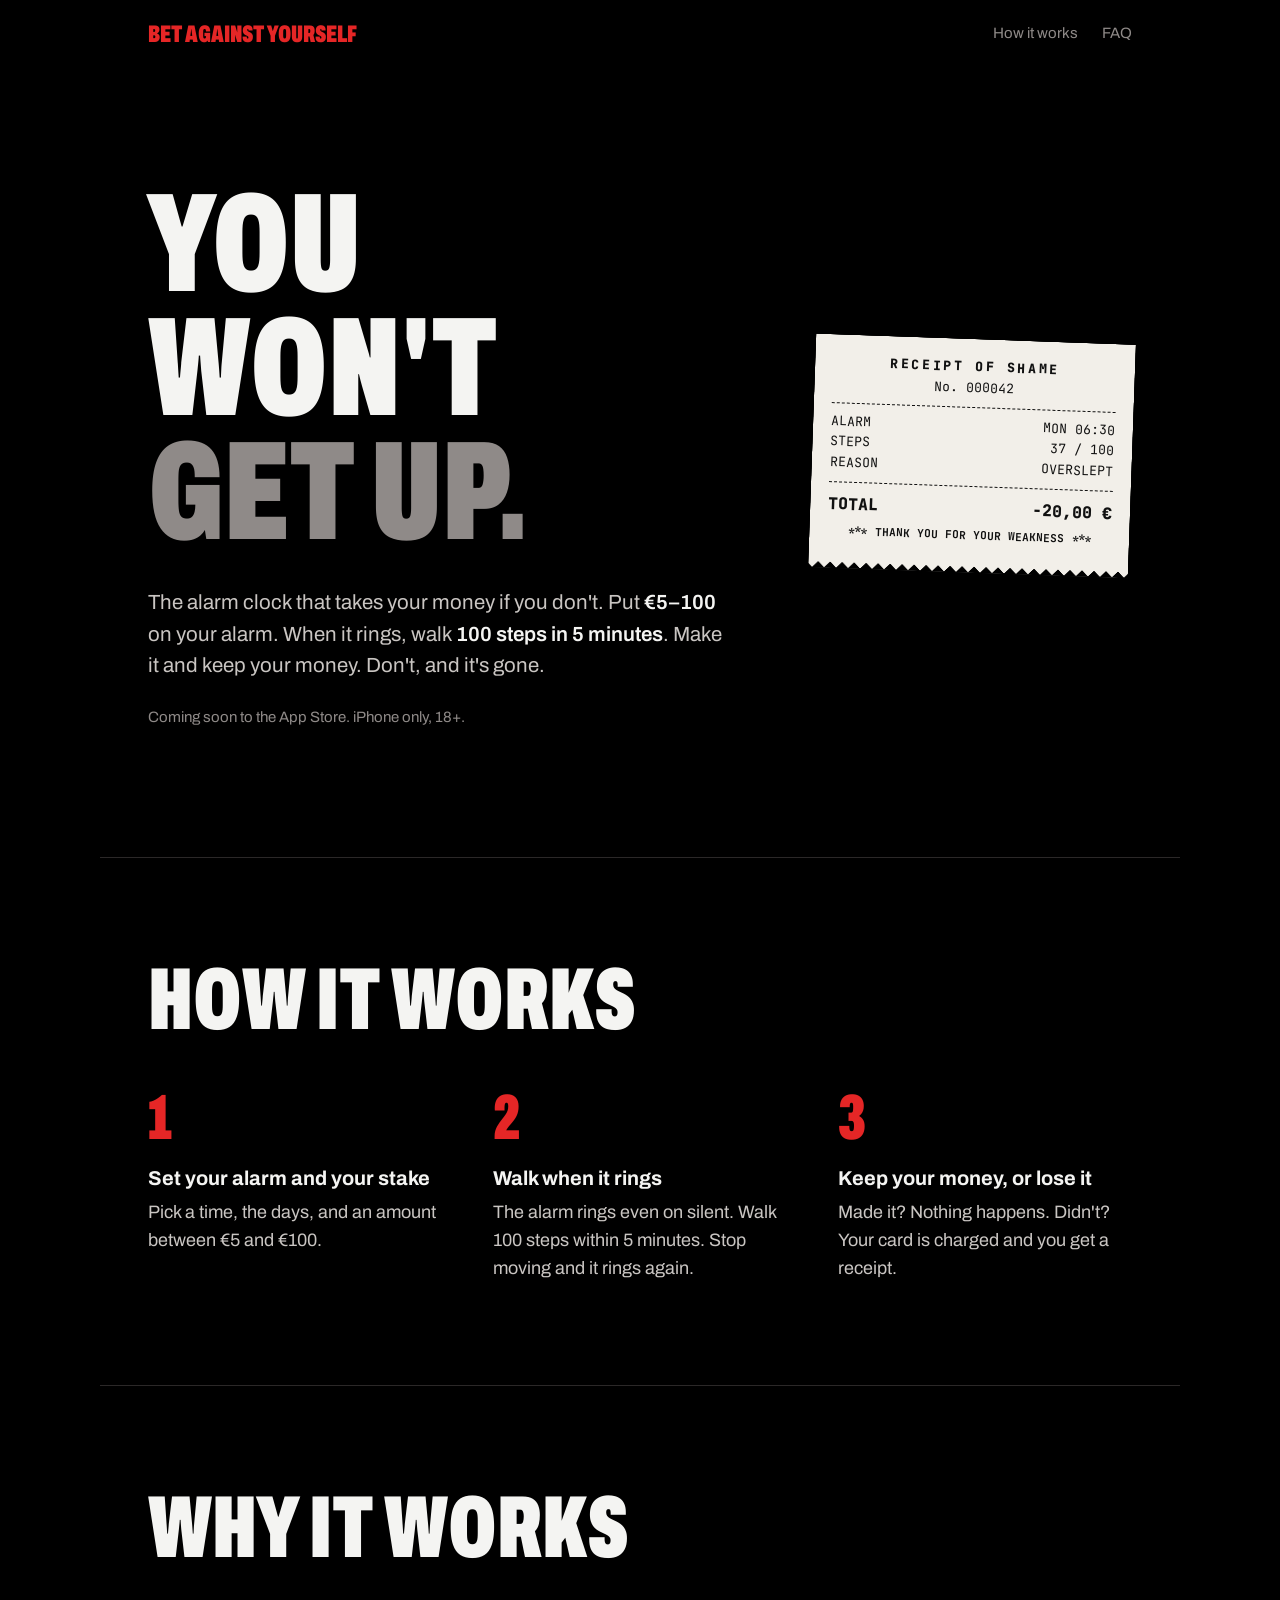
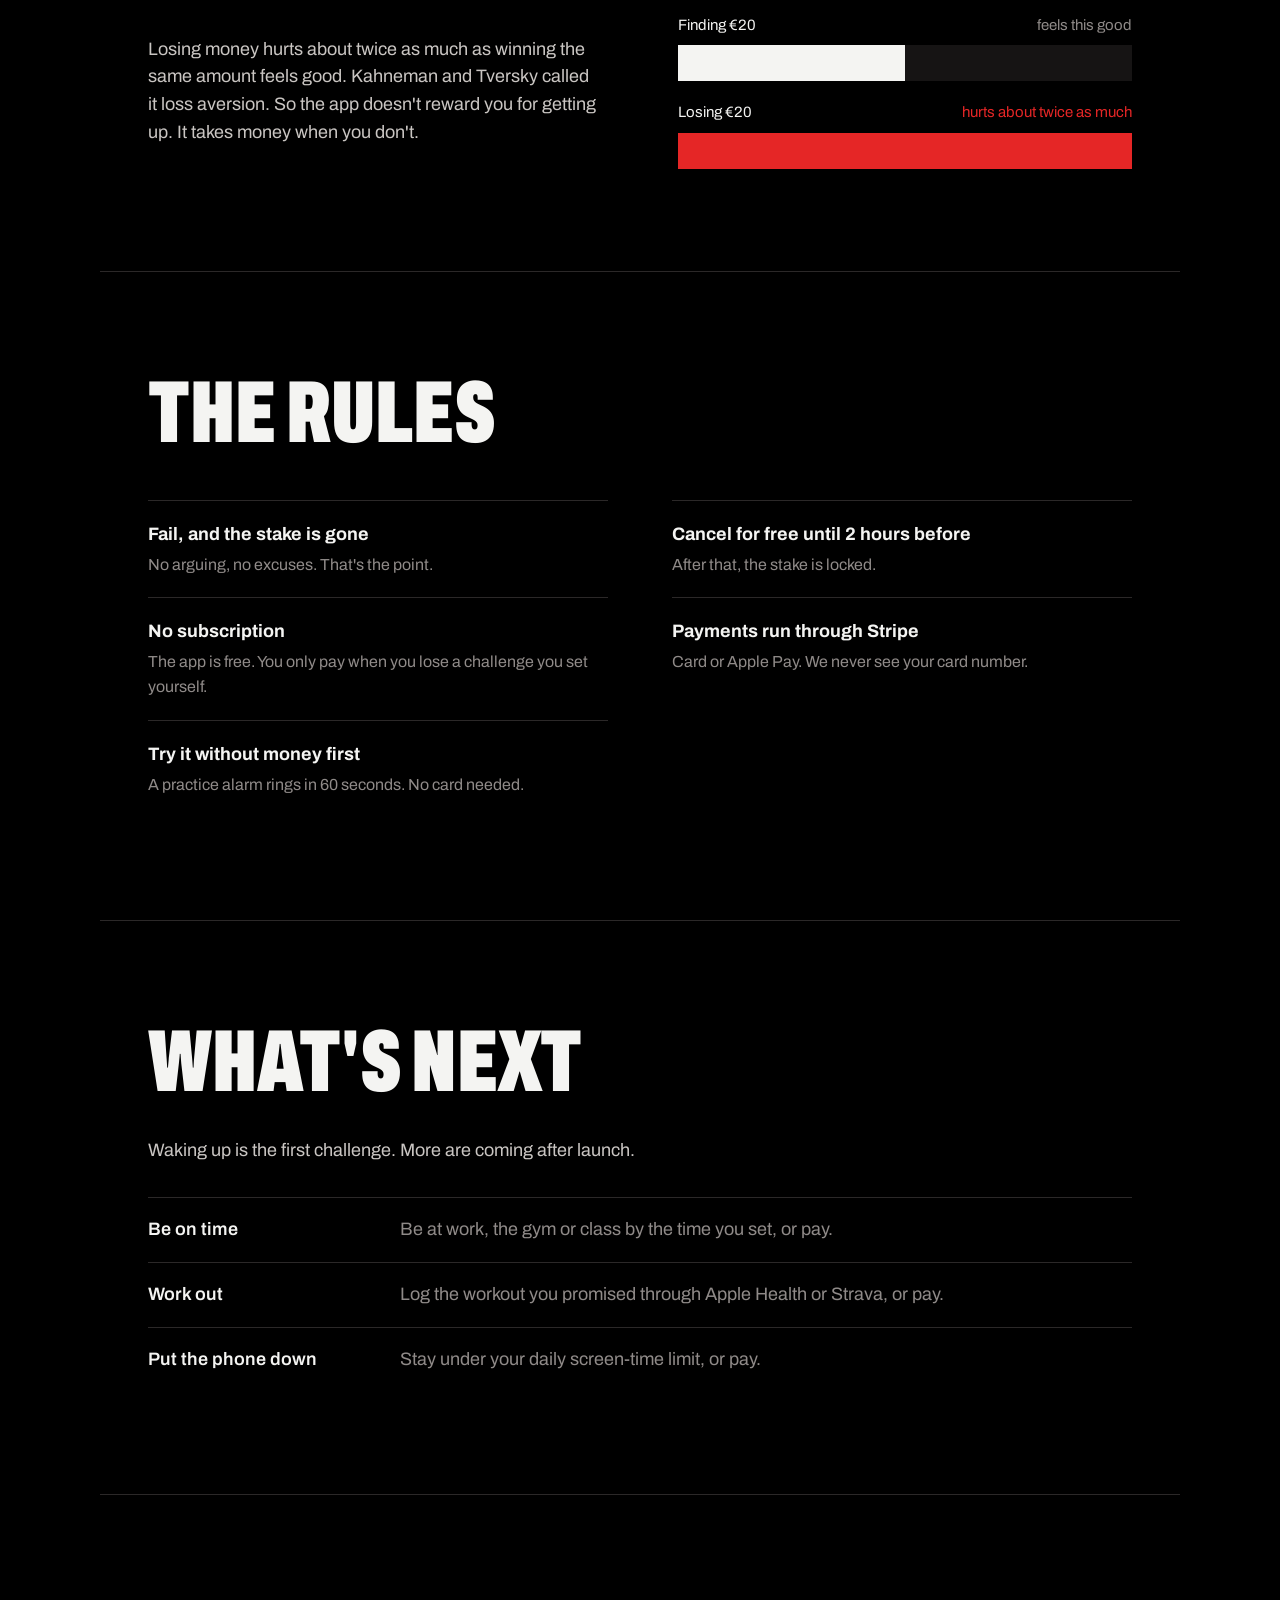
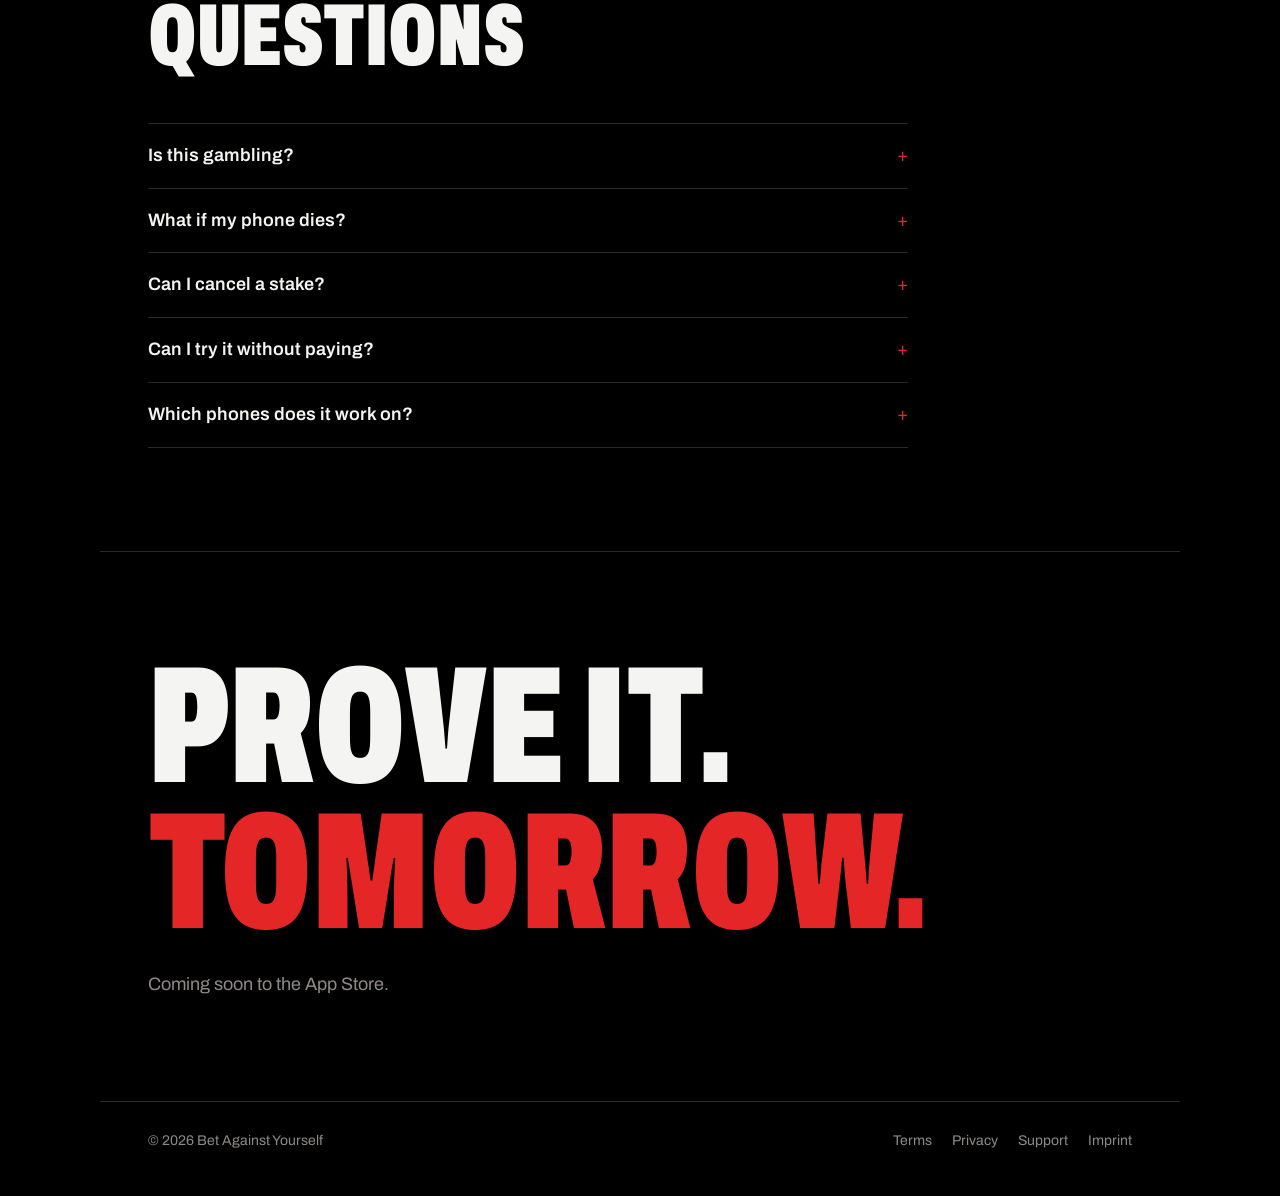
<file: index.html>
<!doctype html>
<html lang="en">
<head>
<meta charset="utf-8">
<meta name="viewport" content="width=device-width, initial-scale=1, viewport-fit=cover">
<title>Bet Against Yourself – Wake up or pay</title>
<meta name="description" content="The alarm clock that takes your money if you don't get up. Put €5–100 on your alarm, walk 100 steps in 5 minutes – or pay.">
<meta name="theme-color" content="#000000">
<link rel="icon" href="/favicon-32.png" sizes="32x32" type="image/png">
<link rel="apple-touch-icon" href="/apple-touch-icon.png">
<meta property="og:title" content="Bet Against Yourself – Wake up or pay">
<meta property="og:description" content="The alarm clock that takes your money if you don't get up.">
<meta property="og:url" content="https://getbetagainstyourself.com/">
<meta property="og:type" content="website">
<meta property="og:image" content="https://getbetagainstyourself.com/og.png">
<meta property="og:image:width" content="1200">
<meta property="og:image:height" content="630">
<meta property="og:image:alt" content="You won't get up. Bet Against Yourself – the alarm clock that takes your money if you don't.">
<meta name="twitter:card" content="summary_large_image">
<link rel="canonical" href="https://getbetagainstyourself.com/">
<link rel="preload" href="/fonts/archivo-wdth.woff2" as="font" type="font/woff2" crossorigin>
<link rel="stylesheet" href="/fonts.css">
<link rel="stylesheet" href="/landing.css">
</head>
<body>

<header class="top wrap">
  <a class="logo" href="/">Bet Against Yourself</a>
  <nav class="top-nav" aria-label="Page">
    <a href="#how">How it works</a>
    <a href="#faq">FAQ</a>
  </nav>
</header>

<main>
  <section class="hero wrap">
    <div class="hero-text">
      <h1 class="poster">You won't<br><span class="ash">get up.</span></h1>
      <p class="lead">The alarm clock that takes your money if you don't. Put <strong class="nw">€5–100</strong> on your alarm. When it rings, walk <strong>100 steps in 5&nbsp;minutes</strong>. Make it and keep your money. Don't, and it's gone.</p>
      <p class="availability">Coming soon to the App Store. iPhone only, 18+.</p>
    </div>

    <figure class="receipt" aria-label="Example receipt after a lost challenge: alarm 06:30, 37 of 100 steps, overslept, minus 20 euros">
      <div class="t">RECEIPT OF SHAME</div>
      <div class="c">No. 000042</div>
      <hr>
      <div class="r"><span>ALARM</span><span>MON 06:30</span></div>
      <div class="r"><span>STEPS</span><span>37 / 100</span></div>
      <div class="r"><span>REASON</span><span>OVERSLEPT</span></div>
      <hr>
      <div class="r total"><span>TOTAL</span><span>−20,00 €</span></div>
      <div class="thx">*** THANK YOU FOR YOUR WEAKNESS ***</div>
    </figure>
  </section>

  <section class="block wrap" id="how">
    <h2 class="poster">How it works</h2>
    <ol class="steps">
      <li>
        <span class="n" aria-hidden="true">1</span>
        <h3>Set your alarm and your stake</h3>
        <p>Pick a time, the days, and an amount between €5 and €100.</p>
      </li>
      <li>
        <span class="n" aria-hidden="true">2</span>
        <h3>Walk when it rings</h3>
        <p>The alarm rings even on silent. Walk 100 steps within 5 minutes. Stop moving and it rings again.</p>
      </li>
      <li>
        <span class="n" aria-hidden="true">3</span>
        <h3>Keep your money, or lose it</h3>
        <p>Made it? Nothing happens. Didn't? Your card is charged and you get a receipt.</p>
      </li>
    </ol>
  </section>

  <section class="block wrap">
    <h2 class="poster">Why it works</h2>
    <div class="why">
      <p>Losing money hurts about twice as much as winning the same amount feels good. Kahneman and Tversky called it loss aversion. So the app doesn't reward you for getting up. It takes money when you don't.</p>
      <div class="bars" role="img" aria-label="Losing 20 euros hurts about twice as much as finding 20 euros feels good">
      <div class="bar">
        <span>Finding €20 <em>feels this good</em></span>
        <div class="track"><div class="fill"></div></div>
      </div>
      <div class="bar">
        <span>Losing €20 <em class="red">hurts about twice as much</em></span>
        <div class="track"><div class="fill loss"></div></div>
      </div>
      </div>
    </div>
  </section>

  <section class="block wrap">
    <h2 class="poster">The rules</h2>
    <dl class="rules">
      <div>
        <dt>Fail, and the stake is gone</dt>
        <dd>No arguing, no excuses. That's the point.</dd>
      </div>
      <div>
        <dt>Cancel for free until 2 hours before</dt>
        <dd>After that, the stake is locked.</dd>
      </div>
      <div>
        <dt>No subscription</dt>
        <dd>The app is free. You only pay when you lose a challenge you set yourself.</dd>
      </div>
      <div>
        <dt>Payments run through Stripe</dt>
        <dd>Card or Apple Pay. We never see your card number.</dd>
      </div>
      <div>
        <dt>Try it without money first</dt>
        <dd>A practice alarm rings in 60 seconds. No card needed.</dd>
      </div>
    </dl>
  </section>

  <section class="block wrap">
    <h2 class="poster">What's next</h2>
    <p class="section-lead">Waking up is the first challenge. More are coming after launch.</p>
    <ul class="next">
      <li><strong>Be on time</strong><span>Be at work, the gym or class by the time you set, or pay.</span></li>
      <li><strong>Work out</strong><span>Log the workout you promised through Apple Health or Strava, or pay.</span></li>
      <li><strong>Put the phone down</strong><span>Stay under your daily screen-time limit, or pay.</span></li>
    </ul>
  </section>

  <section class="block wrap" id="faq">
    <h2 class="poster">Questions</h2>
    <div class="faq">
      <details>
        <summary>Is this gambling?</summary>
        <p>No. There's no chance involved and nothing to win. The outcome depends only on whether you get up. The best case is keeping your own money.</p>
      </details>
      <details>
        <summary>What if my phone dies?</summary>
        <p>If no successful result reaches us within 35 minutes of the alarm, the stake counts as lost. Charge your phone.</p>
      </details>
      <details>
        <summary>Can I cancel a stake?</summary>
        <p>Yes, for free until 2 hours before the alarm. After that it's locked.</p>
      </details>
      <details>
        <summary>Can I try it without paying?</summary>
        <p>Yes. The practice alarm rings in 60 seconds, with no money and no card.</p>
      </details>
      <details>
        <summary>Which phones does it work on?</summary>
        <p>iPhone only. The app needs the iPhone's built-in step counter.</p>
      </details>
    </div>
  </section>

  <section class="block wrap final">
    <h2 class="poster">Prove it.<br><span class="red">Tomorrow.</span></h2>
    <p>Coming soon to the App Store.</p>
  </section>
</main>

<footer class="wrap">
  <span>© 2026 Bet Against Yourself</span>
  <nav aria-label="Legal">
    <a href="/terms/">Terms</a>
    <a href="/privacy/">Privacy</a>
    <a href="/support/">Support</a>
    <a href="/imprint/">Imprint</a>
  </nav>
</footer>

</body>
</html>
</file>
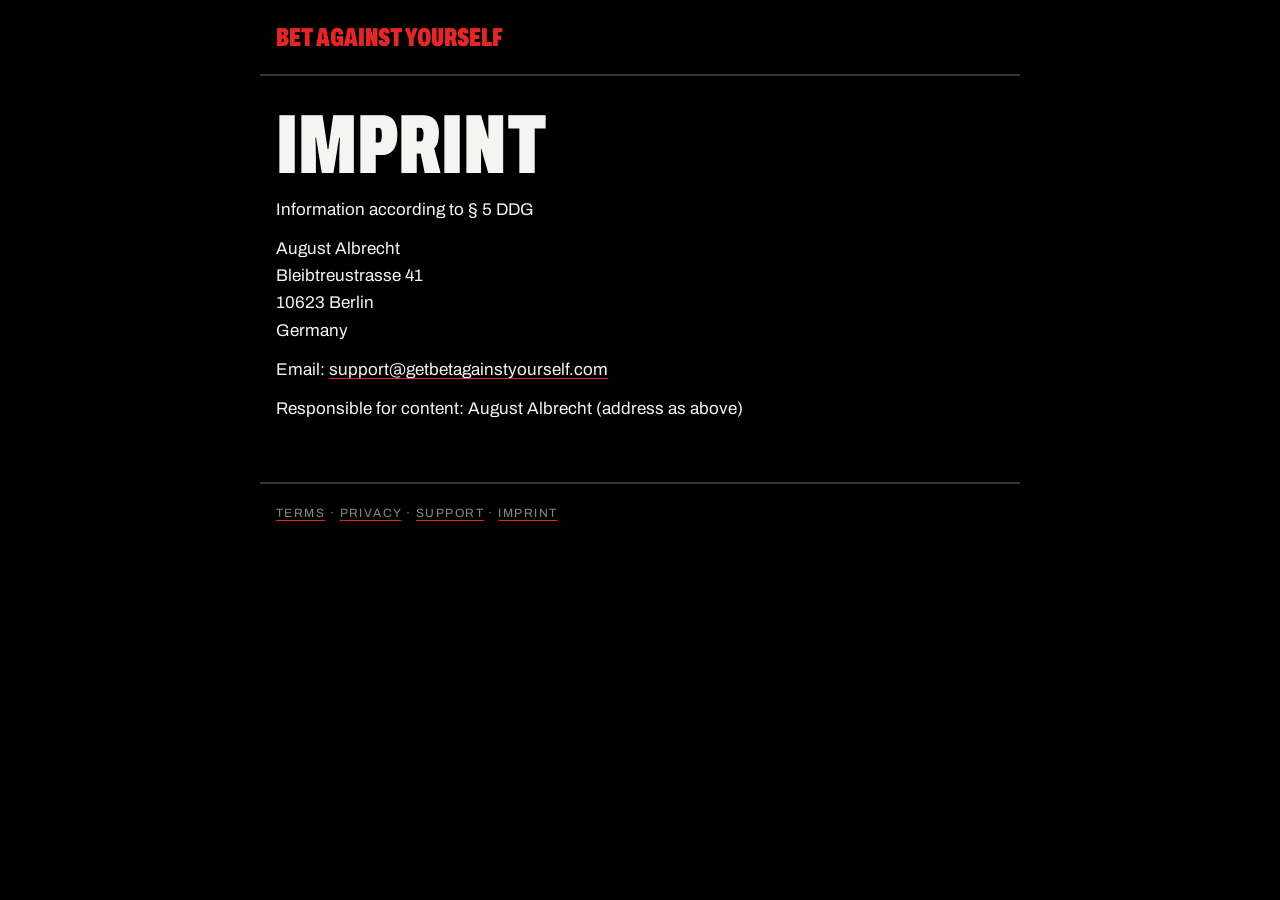
<file: imprint/index.html>
<!doctype html>
<html lang="en">
<head>
<meta charset="utf-8">
<meta name="viewport" content="width=device-width, initial-scale=1">
<title>Imprint – Bet Against Yourself</title>
<meta name="description" content="Bet Against Yourself – the alarm clock with real stakes. Wake up or pay.">
<link rel="icon" href="/favicon-32.png" sizes="32x32" type="image/png">
<link rel="apple-touch-icon" href="/apple-touch-icon.png">
<link rel="stylesheet" href="/fonts.css">
<link rel="stylesheet" href="/style.css">
</head>
<body>
<header><a class="logo" href="/">BET AGAINST YOURSELF</a></header>
<main>
<h1>IMPRINT</h1>
<p>Information according to § 5 DDG</p>
<p>August Albrecht<br>Bleibtreustrasse 41<br>10623 Berlin<br>Germany</p>
<p>Email: <a href="mailto:support@getbetagainstyourself.com">support@getbetagainstyourself.com</a></p>
<p>Responsible for content: August Albrecht (address as above)</p>
</main>
<footer>
<a href="/terms/">TERMS</a> · <a href="/privacy/">PRIVACY</a> · <a href="/support/">SUPPORT</a> · <a href="/imprint/">IMPRINT</a>
</footer>
</body>
</html>
</file>
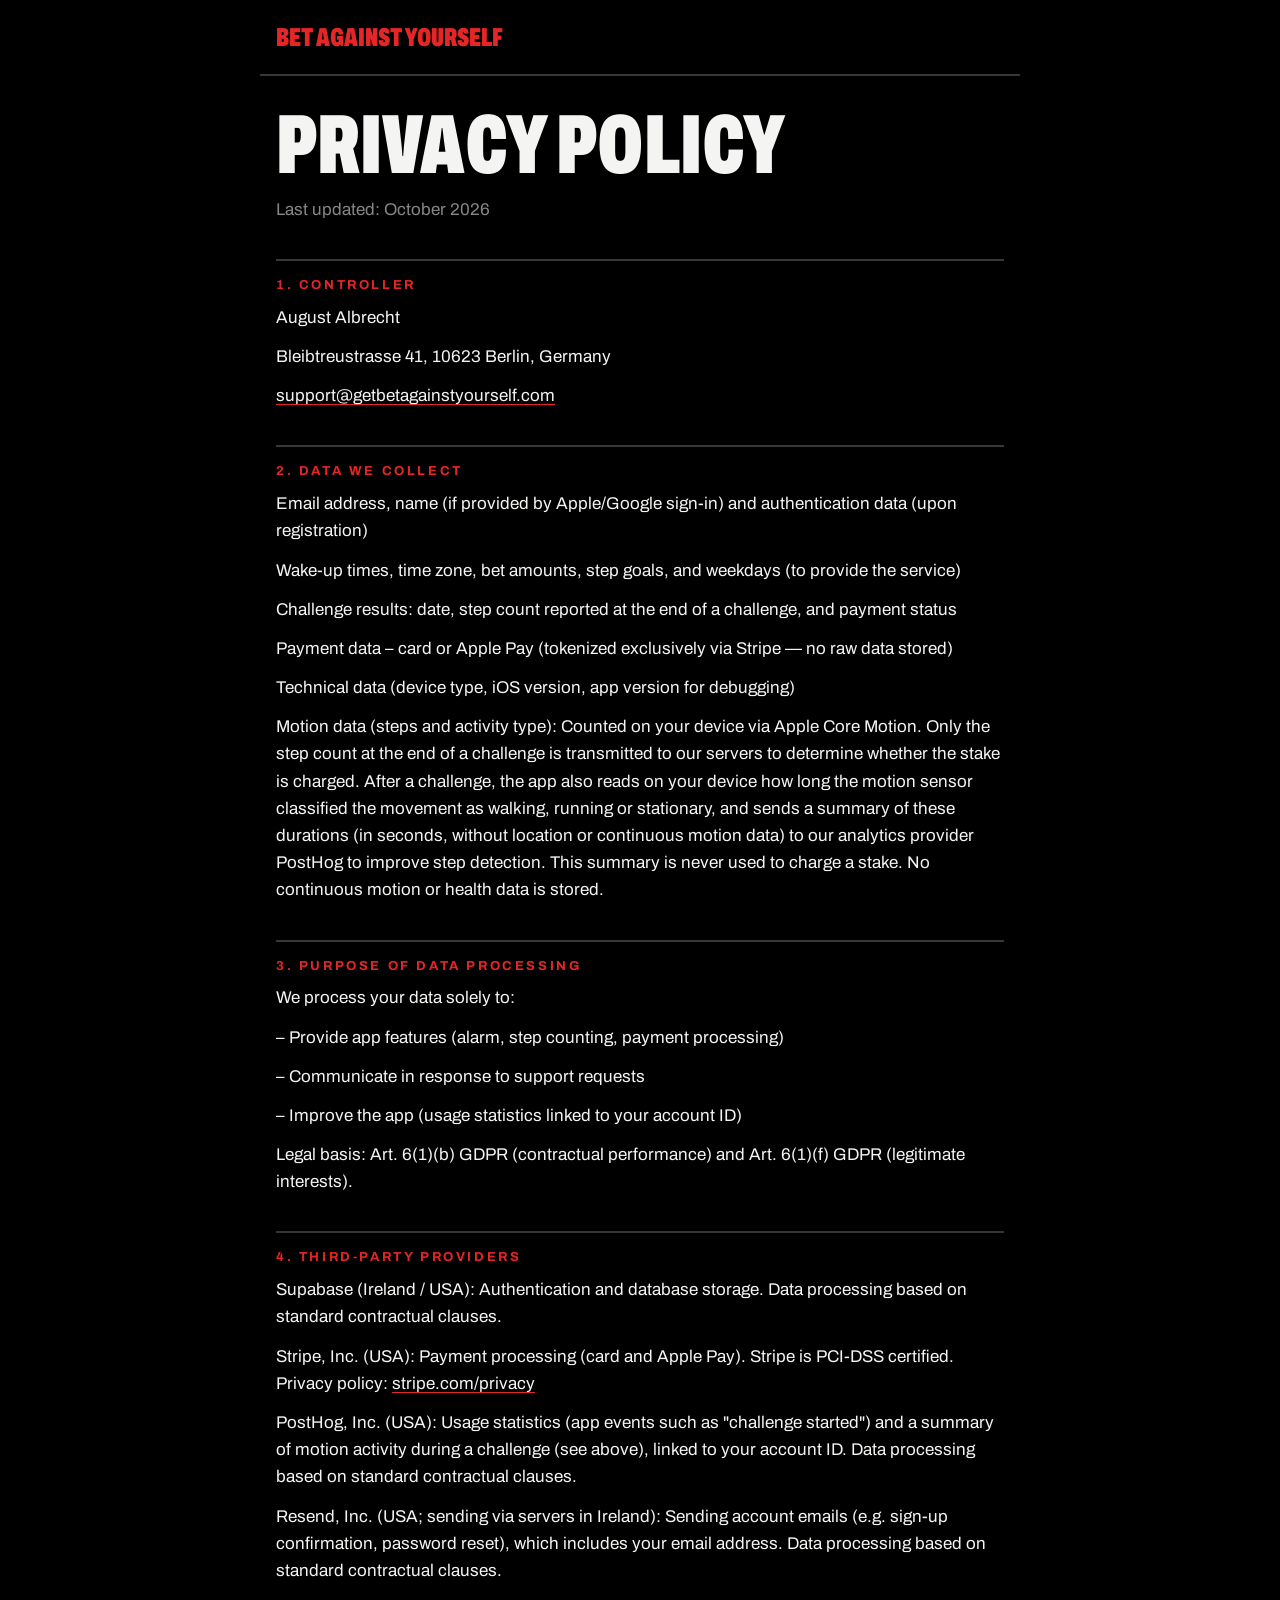
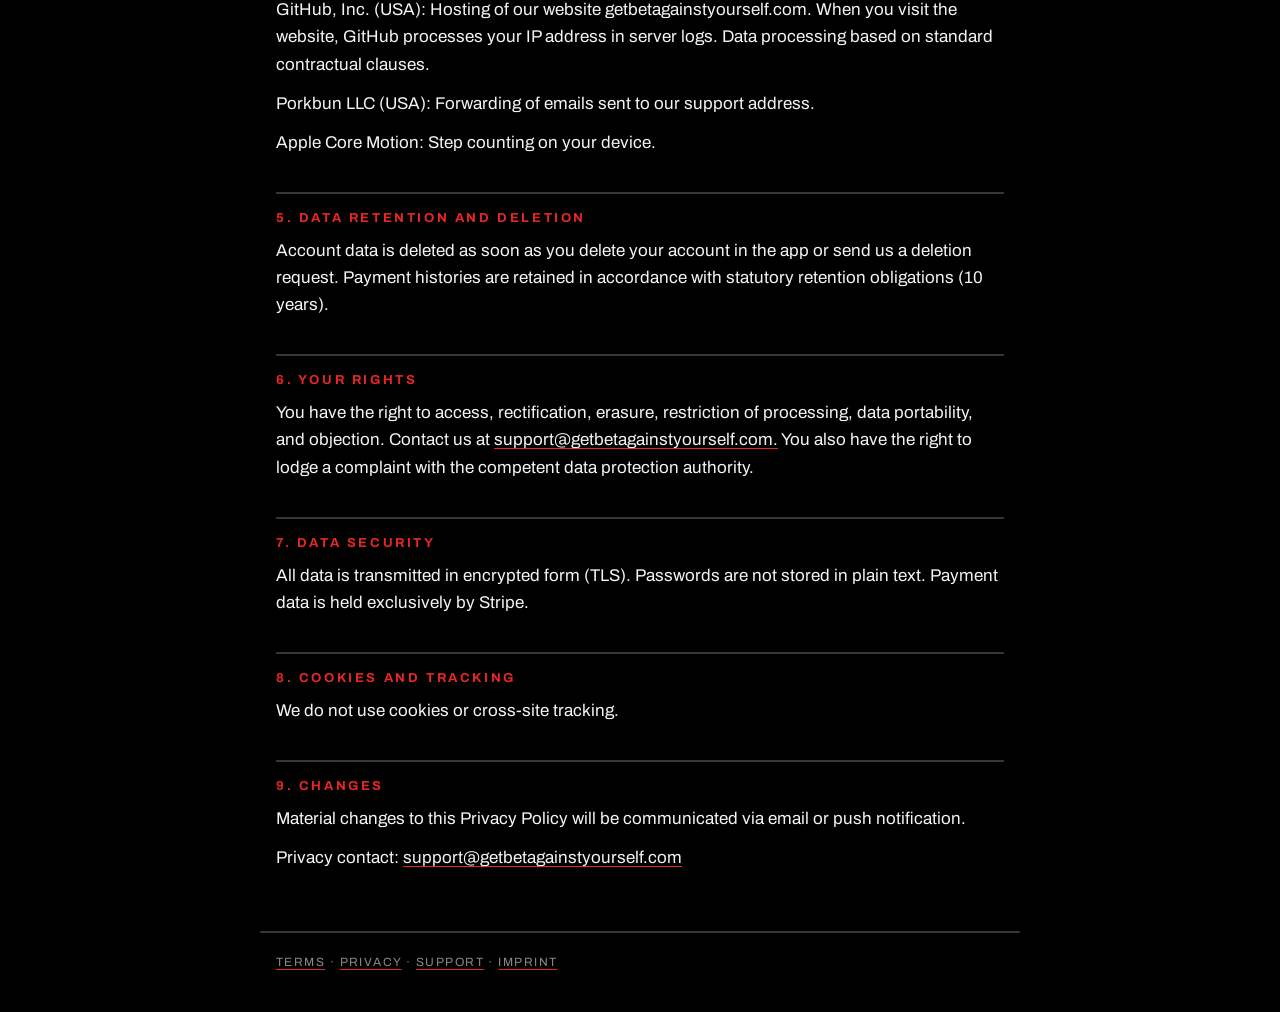
<file: privacy/index.html>
<!doctype html>
<html lang="en">
<head>
<meta charset="utf-8">
<meta name="viewport" content="width=device-width, initial-scale=1">
<title>Privacy Policy – Bet Against Yourself</title>
<meta name="description" content="Bet Against Yourself – the alarm clock with real stakes. Wake up or pay.">
<link rel="icon" href="/favicon-32.png" sizes="32x32" type="image/png">
<link rel="apple-touch-icon" href="/apple-touch-icon.png">
<link rel="stylesheet" href="/fonts.css">
<link rel="stylesheet" href="/style.css">
</head>
<body>
<header><a class="logo" href="/">BET AGAINST YOURSELF</a></header>
<main>
<h1>PRIVACY POLICY</h1>
<p class="meta">Last updated: October 2026</p>
<h2>1. CONTROLLER</h2>
<p>August Albrecht</p>
<p>Bleibtreustrasse 41, 10623 Berlin, Germany</p>
<p><a href="mailto:support@getbetagainstyourself.com">support@getbetagainstyourself.com</a></p>
<h2>2. DATA WE COLLECT</h2>
<p>Email address, name (if provided by Apple/Google sign-in) and authentication data (upon registration)</p>
<p>Wake-up times, time zone, bet amounts, step goals, and weekdays (to provide the service)</p>
<p>Challenge results: date, step count reported at the end of a challenge, and payment status</p>
<p>Payment data – card or Apple Pay (tokenized exclusively via Stripe — no raw data stored)</p>
<p>Technical data (device type, iOS version, app version for debugging)</p>
<p>Motion data (steps and activity type): Counted on your device via Apple Core Motion. Only the step count at the end of a challenge is transmitted to our servers to determine whether the stake is charged. After a challenge, the app also reads on your device how long the motion sensor classified the movement as walking, running or stationary, and sends a summary of these durations (in seconds, without location or continuous motion data) to our analytics provider PostHog to improve step detection. This summary is never used to charge a stake. No continuous motion or health data is stored.</p>
<h2>3. PURPOSE OF DATA PROCESSING</h2>
<p>We process your data solely to:</p>
<p>– Provide app features (alarm, step counting, payment processing)</p>
<p>– Communicate in response to support requests</p>
<p>– Improve the app (usage statistics linked to your account ID)</p>
<p>Legal basis: Art. 6(1)(b) GDPR (contractual performance) and Art. 6(1)(f) GDPR (legitimate interests).</p>
<h2>4. THIRD-PARTY PROVIDERS</h2>
<p>Supabase (Ireland / USA): Authentication and database storage. Data processing based on standard contractual clauses.</p>
<p>Stripe, Inc. (USA): Payment processing (card and Apple Pay). Stripe is PCI-DSS certified. Privacy policy: <a href="https://stripe.com/privacy">stripe.com/privacy</a></p>
<p>PostHog, Inc. (USA): Usage statistics (app events such as &quot;challenge started&quot;) and a summary of motion activity during a challenge (see above), linked to your account ID. Data processing based on standard contractual clauses.</p>
<p>Resend, Inc. (USA; sending via servers in Ireland): Sending account emails (e.g. sign-up confirmation, password reset), which includes your email address. Data processing based on standard contractual clauses.</p>
<p>GitHub, Inc. (USA): Hosting of our website getbetagainstyourself.com. When you visit the website, GitHub processes your IP address in server logs. Data processing based on standard contractual clauses.</p>
<p>Porkbun LLC (USA): Forwarding of emails sent to our support address.</p>
<p>Apple Core Motion: Step counting on your device.</p>
<h2>5. DATA RETENTION AND DELETION</h2>
<p>Account data is deleted as soon as you delete your account in the app or send us a deletion request. Payment histories are retained in accordance with statutory retention obligations (10 years).</p>
<h2>6. YOUR RIGHTS</h2>
<p>You have the right to access, rectification, erasure, restriction of processing, data portability, and objection. Contact us at <a href="mailto:support@getbetagainstyourself.com.">support@getbetagainstyourself.com.</a> You also have the right to lodge a complaint with the competent data protection authority.</p>
<h2>7. DATA SECURITY</h2>
<p>All data is transmitted in encrypted form (TLS). Passwords are not stored in plain text. Payment data is held exclusively by Stripe.</p>
<h2>8. COOKIES AND TRACKING</h2>
<p>We do not use cookies or cross-site tracking.</p>
<h2>9. CHANGES</h2>
<p>Material changes to this Privacy Policy will be communicated via email or push notification.</p>
<p>Privacy contact: <a href="mailto:support@getbetagainstyourself.com">support@getbetagainstyourself.com</a></p>
</main>
<footer>
<a href="/terms/">TERMS</a> · <a href="/privacy/">PRIVACY</a> · <a href="/support/">SUPPORT</a> · <a href="/imprint/">IMPRINT</a>
</footer>
</body>
</html>
</file>
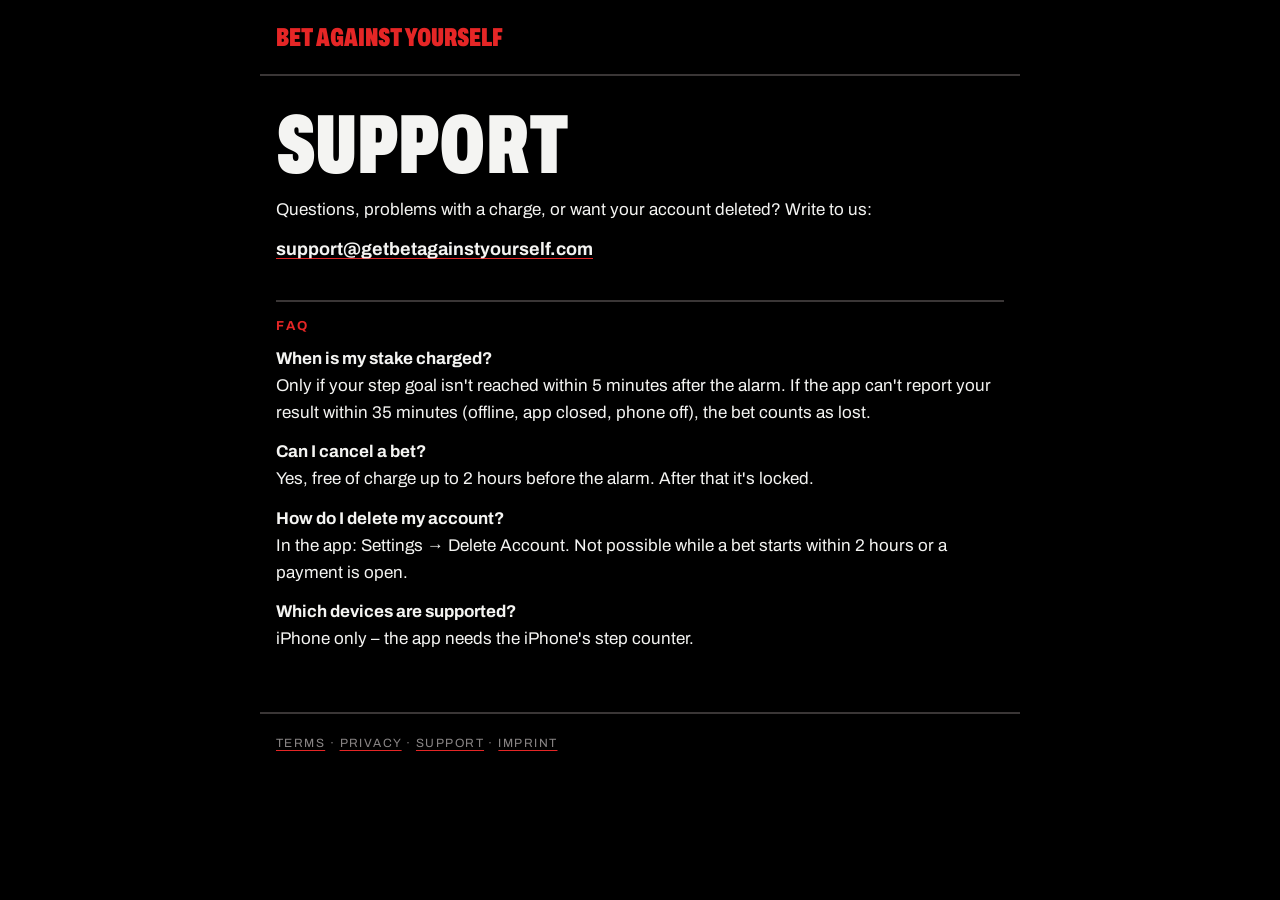
<file: support/index.html>
<!doctype html>
<html lang="en">
<head>
<meta charset="utf-8">
<meta name="viewport" content="width=device-width, initial-scale=1">
<title>Support – Bet Against Yourself</title>
<meta name="description" content="Bet Against Yourself – the alarm clock with real stakes. Wake up or pay.">
<link rel="icon" href="/favicon-32.png" sizes="32x32" type="image/png">
<link rel="apple-touch-icon" href="/apple-touch-icon.png">
<link rel="stylesheet" href="/fonts.css">
<link rel="stylesheet" href="/style.css">
</head>
<body>
<header><a class="logo" href="/">BET AGAINST YOURSELF</a></header>
<main>
<h1>SUPPORT</h1>
<p>Questions, problems with a charge, or want your account deleted? Write to us:</p>
<p class="big"><a href="mailto:support@getbetagainstyourself.com">support@getbetagainstyourself.com</a></p>
<h2>FAQ</h2>
<p><b>When is my stake charged?</b><br>Only if your step goal isn't reached within 5 minutes after the alarm.
If the app can't report your result within 35 minutes (offline, app closed, phone off), the bet counts as lost.</p>
<p><b>Can I cancel a bet?</b><br>Yes, free of charge up to 2 hours before the alarm. After that it's locked.</p>
<p><b>How do I delete my account?</b><br>In the app: Settings → Delete Account. Not possible while a bet starts within 2 hours or a payment is open.</p>
<p><b>Which devices are supported?</b><br>iPhone only – the app needs the iPhone's step counter.</p>
</main>
<footer>
<a href="/terms/">TERMS</a> · <a href="/privacy/">PRIVACY</a> · <a href="/support/">SUPPORT</a> · <a href="/imprint/">IMPRINT</a>
</footer>
</body>
</html>
</file>
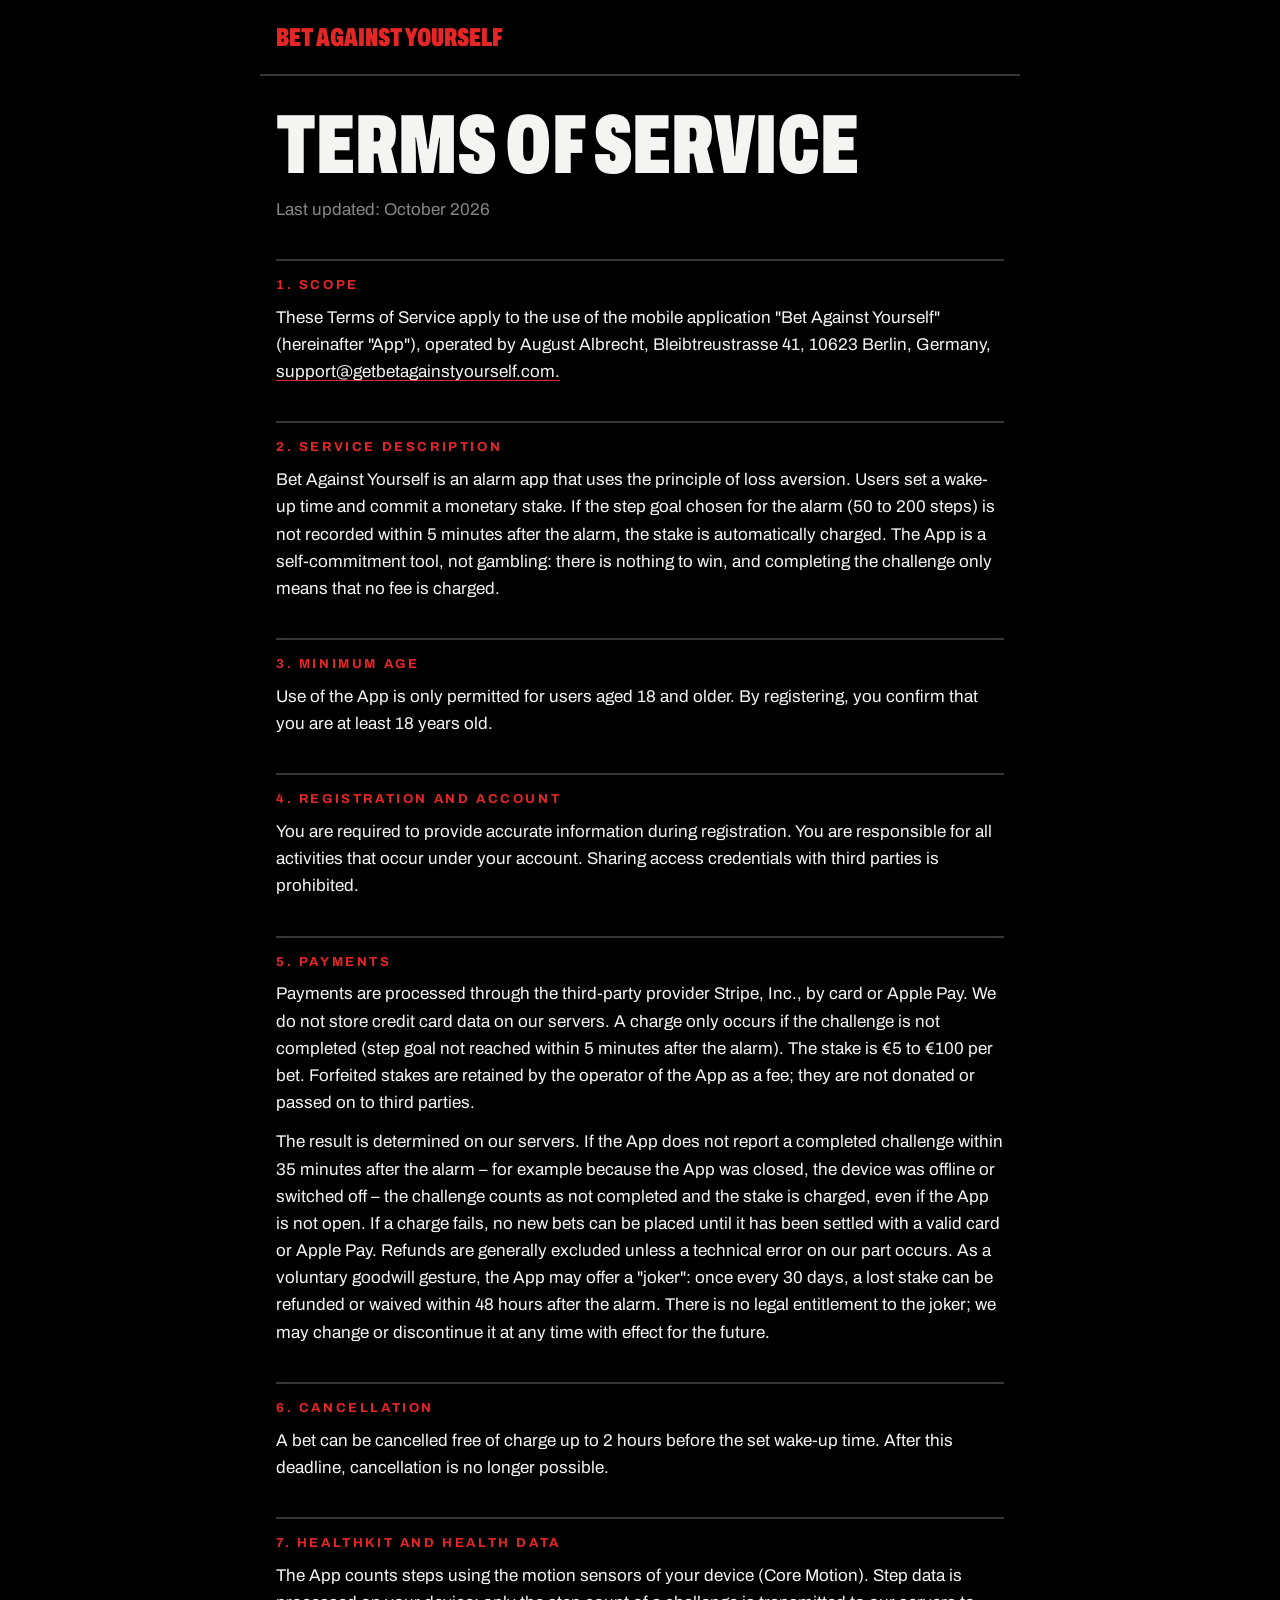
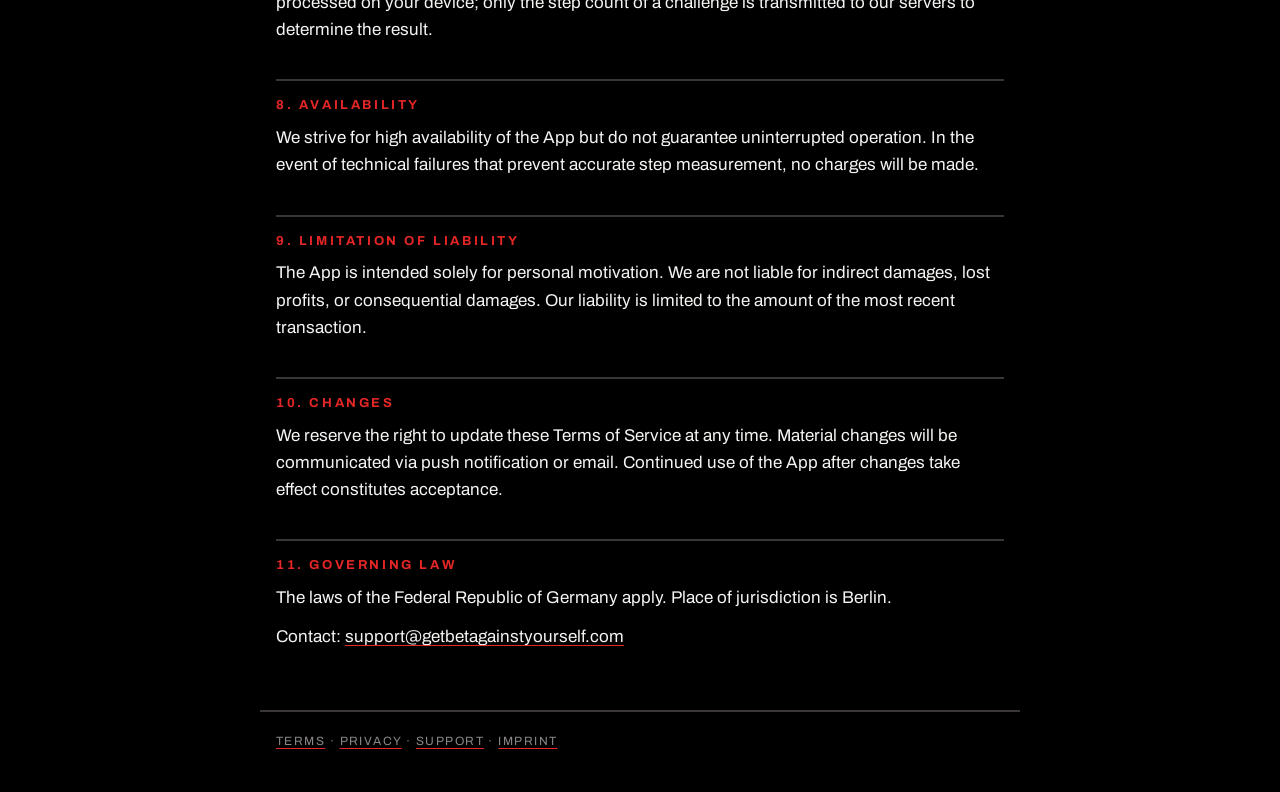
<file: terms/index.html>
<!doctype html>
<html lang="en">
<head>
<meta charset="utf-8">
<meta name="viewport" content="width=device-width, initial-scale=1">
<title>Terms of Service – Bet Against Yourself</title>
<meta name="description" content="Bet Against Yourself – the alarm clock with real stakes. Wake up or pay.">
<link rel="icon" href="/favicon-32.png" sizes="32x32" type="image/png">
<link rel="apple-touch-icon" href="/apple-touch-icon.png">
<link rel="stylesheet" href="/fonts.css">
<link rel="stylesheet" href="/style.css">
</head>
<body>
<header><a class="logo" href="/">BET AGAINST YOURSELF</a></header>
<main>
<h1>TERMS OF SERVICE</h1>
<p class="meta">Last updated: October 2026</p>
<h2>1. SCOPE</h2>
<p>These Terms of Service apply to the use of the mobile application &quot;Bet Against Yourself&quot; (hereinafter &quot;App&quot;), operated by August Albrecht, Bleibtreustrasse 41, 10623 Berlin, Germany, <a href="mailto:support@getbetagainstyourself.com.">support@getbetagainstyourself.com.</a></p>
<h2>2. SERVICE DESCRIPTION</h2>
<p>Bet Against Yourself is an alarm app that uses the principle of loss aversion. Users set a wake-up time and commit a monetary stake. If the step goal chosen for the alarm (50 to 200 steps) is not recorded within 5 minutes after the alarm, the stake is automatically charged. The App is a self-commitment tool, not gambling: there is nothing to win, and completing the challenge only means that no fee is charged.</p>
<h2>3. MINIMUM AGE</h2>
<p>Use of the App is only permitted for users aged 18 and older. By registering, you confirm that you are at least 18 years old.</p>
<h2>4. REGISTRATION AND ACCOUNT</h2>
<p>You are required to provide accurate information during registration. You are responsible for all activities that occur under your account. Sharing access credentials with third parties is prohibited.</p>
<h2>5. PAYMENTS</h2>
<p>Payments are processed through the third-party provider Stripe, Inc., by card or Apple Pay. We do not store credit card data on our servers. A charge only occurs if the challenge is not completed (step goal not reached within 5 minutes after the alarm). The stake is €5 to €100 per bet. Forfeited stakes are retained by the operator of the App as a fee; they are not donated or passed on to third parties.</p>
<p>The result is determined on our servers. If the App does not report a completed challenge within 35 minutes after the alarm – for example because the App was closed, the device was offline or switched off – the challenge counts as not completed and the stake is charged, even if the App is not open. If a charge fails, no new bets can be placed until it has been settled with a valid card or Apple Pay. Refunds are generally excluded unless a technical error on our part occurs. As a voluntary goodwill gesture, the App may offer a &quot;joker&quot;: once every 30 days, a lost stake can be refunded or waived within 48 hours after the alarm. There is no legal entitlement to the joker; we may change or discontinue it at any time with effect for the future.</p>
<h2>6. CANCELLATION</h2>
<p>A bet can be cancelled free of charge up to 2 hours before the set wake-up time. After this deadline, cancellation is no longer possible.</p>
<h2>7. HEALTHKIT AND HEALTH DATA</h2>
<p>The App counts steps using the motion sensors of your device (Core Motion). Step data is processed on your device; only the step count of a challenge is transmitted to our servers to determine the result.</p>
<h2>8. AVAILABILITY</h2>
<p>We strive for high availability of the App but do not guarantee uninterrupted operation. In the event of technical failures that prevent accurate step measurement, no charges will be made.</p>
<h2>9. LIMITATION OF LIABILITY</h2>
<p>The App is intended solely for personal motivation. We are not liable for indirect damages, lost profits, or consequential damages. Our liability is limited to the amount of the most recent transaction.</p>
<h2>10. CHANGES</h2>
<p>We reserve the right to update these Terms of Service at any time. Material changes will be communicated via push notification or email. Continued use of the App after changes take effect constitutes acceptance.</p>
<h2>11. GOVERNING LAW</h2>
<p>The laws of the Federal Republic of Germany apply. Place of jurisdiction is Berlin.</p>
<p>Contact: <a href="mailto:support@getbetagainstyourself.com">support@getbetagainstyourself.com</a></p>
</main>
<footer>
<a href="/terms/">TERMS</a> · <a href="/privacy/">PRIVACY</a> · <a href="/support/">SUPPORT</a> · <a href="/imprint/">IMPRINT</a>
</footer>
</body>
</html>
</file>
<file: fonts.css>
/* Selbst gehostet (OFL) – kein Google-Fonts-Abruf, damit keine IP-Adressen an Dritte gehen (Datenschutz).
   Fehlen die Dateien, greifen die Fallbacks in den Stacks. */
@font-face {
  font-family: "Archivo";
  src: url("/fonts/archivo-wdth.woff2") format("woff2-variations"), url("/fonts/archivo-wdth.woff2") format("woff2");
  font-weight: 100 900;
  font-stretch: 62% 125%;
  font-display: swap;
}
@font-face {
  font-family: "JetBrains Mono";
  src: url("/fonts/jetbrains-mono-400.woff2") format("woff2");
  font-weight: 400;
  font-display: swap;
}
@font-face {
  font-family: "JetBrains Mono";
  src: url("/fonts/jetbrains-mono-700.woff2") format("woff2");
  font-weight: 700;
  font-display: swap;
}
@font-face {
  font-family: "JetBrains Mono";
  src: url("/fonts/jetbrains-mono-800.woff2") format("woff2");
  font-weight: 800;
  font-display: swap;
}
</file>
<file: landing.css>
/* Landing Page: dunkel und ruhig, wie die App. Rot nur für Geld/Verlust.
   Eine Schrift (Archivo): schmal und fett für große Überschriften, normal breit für Text.
   Monospace nur auf dem Kassenbon. */
:root {
  --ink: #000;
  --bone: #f4f4f2;
  --soft: #c9c5c2;
  --ash: #8f8a88;
  --line: #2b2828;
  --soot: #161414;
  --paper: #f2efe9;
  --paper-ink: #111;
  --red: #e52626;
  --sans: "Archivo", "Helvetica Neue", Arial, sans-serif;
  --mono: "JetBrains Mono", ui-monospace, "SF Mono", Menlo, Consolas, monospace;
  --gutter: clamp(16px, 5vw, 48px);
  color-scheme: dark;
}

* { box-sizing: border-box; }
html { -webkit-text-size-adjust: 100%; scroll-behavior: smooth; }
body {
  margin: 0;
  background: var(--ink);
  color: var(--soft);
  font: 400 18px/1.55 var(--sans);
  font-stretch: 100%;
  overflow-x: hidden;
}
a { color: inherit; }
a:focus-visible, summary:focus-visible { outline: 2px solid var(--red); outline-offset: 3px; }
strong { color: var(--bone); font-weight: 600; }
h2, h3, p, dl, dd, ol, ul { margin: 0; }

.wrap { max-width: 1080px; margin-inline: auto; padding-inline: var(--gutter); }

.poster {
  font-family: var(--sans);
  font-weight: 900;
  font-stretch: 62%;
  text-transform: uppercase;
  line-height: .88;
  color: var(--bone);
  text-wrap: balance;
}
.ash { color: var(--ash); }
.nw { white-space: nowrap; }
.red { color: var(--red); }

/* ---------- Kopf ---------- */
.top {
  display: flex; justify-content: space-between; align-items: center; gap: 16px;
  padding-block: 22px;
}
.logo {
  font-weight: 900; font-stretch: 62%; font-size: 24px; line-height: 1;
  text-transform: uppercase; color: var(--red); text-decoration: none;
}
.top-nav { display: flex; gap: 24px; font-size: 15px; }
.top-nav a { color: var(--ash); text-decoration: none; }
.top-nav a:hover { color: var(--bone); }

/* ---------- Hero ---------- */
.hero {
  display: grid; grid-template-columns: minmax(0, 1fr) minmax(0, 320px);
  gap: clamp(32px, 7vw, 96px); align-items: center;
  padding-block: clamp(48px, 9vw, 120px) clamp(64px, 10vw, 136px);
}
.hero h1 { font-size: clamp(72px, 11vw, 150px); margin: 0; }
.lead { margin-top: 32px; max-width: 30em; font-size: clamp(18px, 1.6vw, 21px); }
.availability { margin-top: 24px; font-size: 15px; color: var(--ash); }

/* Kassenbon: das eine auffällige Element. Druckt sich einmal beim Laden aus. */
.receipt {
  margin: 0;
  background: var(--paper); color: var(--paper-ink);
  font: 400 13px/1.6 var(--mono);
  padding: 18px 18px 28px;
  rotate: 2deg;
  -webkit-mask: conic-gradient(from -45deg at bottom, #0000, #000 1deg 89deg, #0000 90deg) 50% / 12px 100%;
          mask: conic-gradient(from -45deg at bottom, #0000, #000 1deg 89deg, #0000 90deg) 50% / 12px 100%;
  animation: print 1.1s steps(11) .5s both;
}
@keyframes print { from { clip-path: inset(0 0 100% 0); } to { clip-path: inset(0 0 0 0); } }
.receipt .t { text-align: center; font-weight: 800; letter-spacing: .2em; }
.receipt .c { text-align: center; }
.receipt .r { display: flex; justify-content: space-between; gap: 12px; }
.receipt hr { border: 0; border-top: 1px dashed var(--paper-ink); margin: 8px 0; }
.receipt .total { font-weight: 800; font-size: 1.25em; }
.receipt .thx { text-align: center; font-weight: 700; font-size: .85em; margin-top: 6px; }

/* ---------- Abschnitte ---------- */
.block { padding-block: clamp(56px, 8vw, 104px); border-top: 1px solid var(--line); }
.block h2 { font-size: clamp(48px, 7vw, 88px); margin-bottom: clamp(28px, 4vw, 48px); }
.section-lead { margin: -12px 0 32px; max-width: 34em; }

/* So geht's: echte Reihenfolge, daher Nummern */
.steps { list-style: none; padding: 0; display: grid; grid-template-columns: repeat(3, minmax(0, 1fr)); gap: clamp(24px, 4vw, 56px); }
.steps .n {
  display: block; font-weight: 900; font-stretch: 62%; font-size: 64px; line-height: 1;
  color: var(--red); margin-bottom: 16px;
}
.steps h3 { font-size: 20px; font-weight: 700; line-height: 1.25; color: var(--bone); margin-bottom: 8px; }

/* Warum */
.why { display: grid; grid-template-columns: minmax(0, 1fr) minmax(0, 1fr); gap: clamp(32px, 6vw, 80px); align-items: center; }
.why p { max-width: 30em; }
.bars { display: grid; gap: 20px; }
.bar span { display: flex; justify-content: space-between; gap: 12px; font-size: 15px; color: var(--bone); margin-bottom: 8px; }
.bar em { font-style: normal; color: var(--ash); text-align: right; }
.bar em.red { color: var(--red); }
.track { height: 36px; background: var(--soot); }
.fill { height: 100%; width: 50%; background: var(--bone); }
.fill.loss { width: 100%; background: var(--red); }

/* Regeln */
.rules { display: grid; grid-template-columns: repeat(2, minmax(0, 1fr)); gap: 0 clamp(32px, 5vw, 64px); }
.rules div { padding-block: 20px; border-top: 1px solid var(--line); }
.rules dt { font-weight: 700; color: var(--bone); margin-bottom: 4px; }
.rules dd { color: var(--ash); font-size: 16px; }

/* Was kommt */
.next { list-style: none; padding: 0; }
.next li {
  display: grid; grid-template-columns: minmax(0, 220px) minmax(0, 1fr); gap: 8px 32px;
  padding-block: 18px; border-top: 1px solid var(--line);
}
.next span { color: var(--ash); }

/* FAQ */
.faq { max-width: 760px; }
.faq details { border-top: 1px solid var(--line); }
.faq details:last-child { border-bottom: 1px solid var(--line); }
.faq summary {
  cursor: pointer; list-style: none; padding-block: 18px;
  display: flex; justify-content: space-between; gap: 16px;
  font-weight: 600; color: var(--bone);
}
.faq summary::-webkit-details-marker { display: none; }
.faq summary::after { content: "+"; color: var(--red); font-weight: 400; }
.faq details[open] summary::after { content: "−"; }
.faq summary:hover { color: var(--red); }
.faq details p { padding-bottom: 20px; max-width: 36em; }

/* Schluss */
.final h2 { font-size: clamp(64px, 13vw, 168px); margin-bottom: 24px; }
.final p { color: var(--ash); }

footer {
  border-top: 1px solid var(--line);
  padding-block: 28px 44px;
  display: flex; flex-wrap: wrap; justify-content: space-between; gap: 12px 24px;
  font-size: 14px; color: var(--ash);
}
footer nav { display: flex; flex-wrap: wrap; gap: 8px 20px; }
footer a { color: var(--ash); text-decoration: none; }
footer a:hover { color: var(--bone); }

/* ---------- Schmal ---------- */
@media (max-width: 860px) {
  .hero, .why { grid-template-columns: minmax(0, 1fr); }
  .hero .receipt { max-width: 320px; }
  .steps { grid-template-columns: minmax(0, 1fr); }
  .steps li { display: grid; grid-template-columns: 48px minmax(0, 1fr); column-gap: 12px; }
  .steps .n { grid-row: span 2; font-size: 48px; margin: 0; }
}
@media (max-width: 640px) {
  .rules { grid-template-columns: minmax(0, 1fr); }
  .next li { grid-template-columns: minmax(0, 1fr); }
  .top-nav { gap: 16px; font-size: 14px; }
}

@media (prefers-reduced-motion: reduce) {
  html { scroll-behavior: auto; }
  .receipt { animation: none; }
}
</file>
<file: style.css>
/* Unterseiten (AGB, Datenschutz, Support, Impressum) im Look der Landing Page: Schwarz, Linien, Rot; Text in Archivo */
:root {
  --bg: #000;
  --fg: #f4f4f2;
  --muted: #8a8686;
  --line: #3a3636;
  --red: #e52626;
  --poster: "Archivo", "Arial Narrow", "Helvetica Neue", Arial, sans-serif;
  --mono: "JetBrains Mono", ui-monospace, "SF Mono", Menlo, Consolas, monospace;
  color-scheme: dark;
}

* { box-sizing: border-box; }

body {
  margin: 0;
  background: var(--bg);
  color: var(--fg);
  font: 400 17px/1.6 var(--poster);
  font-stretch: 100%;
  -webkit-text-size-adjust: 100%;
}

header, main, footer {
  max-width: 760px;
  margin: 0 auto;
  padding: 0 16px;
}

header { padding-top: 24px; padding-bottom: 20px; border-bottom: 2px solid var(--line); }

.logo {
  display: inline-block;
  color: var(--red);
  font: 900 26px/1 var(--poster);
  font-stretch: 62%;
  text-decoration: none;
}

main { padding-top: 32px; padding-bottom: 48px; overflow-wrap: anywhere; }

h1 { font: 900 clamp(48px, 10vw, 84px)/.9 var(--poster); font-stretch: 62%; text-transform: uppercase; margin: 0 0 12px; }
h2 { font-size: 13px; letter-spacing: .2em; margin: 36px 0 8px; color: var(--red); border-top: 2px solid var(--line); padding-top: 14px; }
p { margin: 0 0 12px; }
.meta { color: var(--muted); margin-bottom: 24px; }
.small { color: var(--muted); font-size: 13px; }
.big { font-size: clamp(14px, 4vw, 18px); font-weight: 700; overflow-wrap: normal; }

a { color: var(--fg); text-decoration-color: var(--red); text-underline-offset: 3px; }
a:hover { color: var(--red); }

footer {
  padding-top: 20px;
  padding-bottom: 40px;
  border-top: 2px solid var(--line);
  color: var(--muted);
  font-size: 12px;
  letter-spacing: .12em;
}
footer a { color: var(--muted); }
</file>
